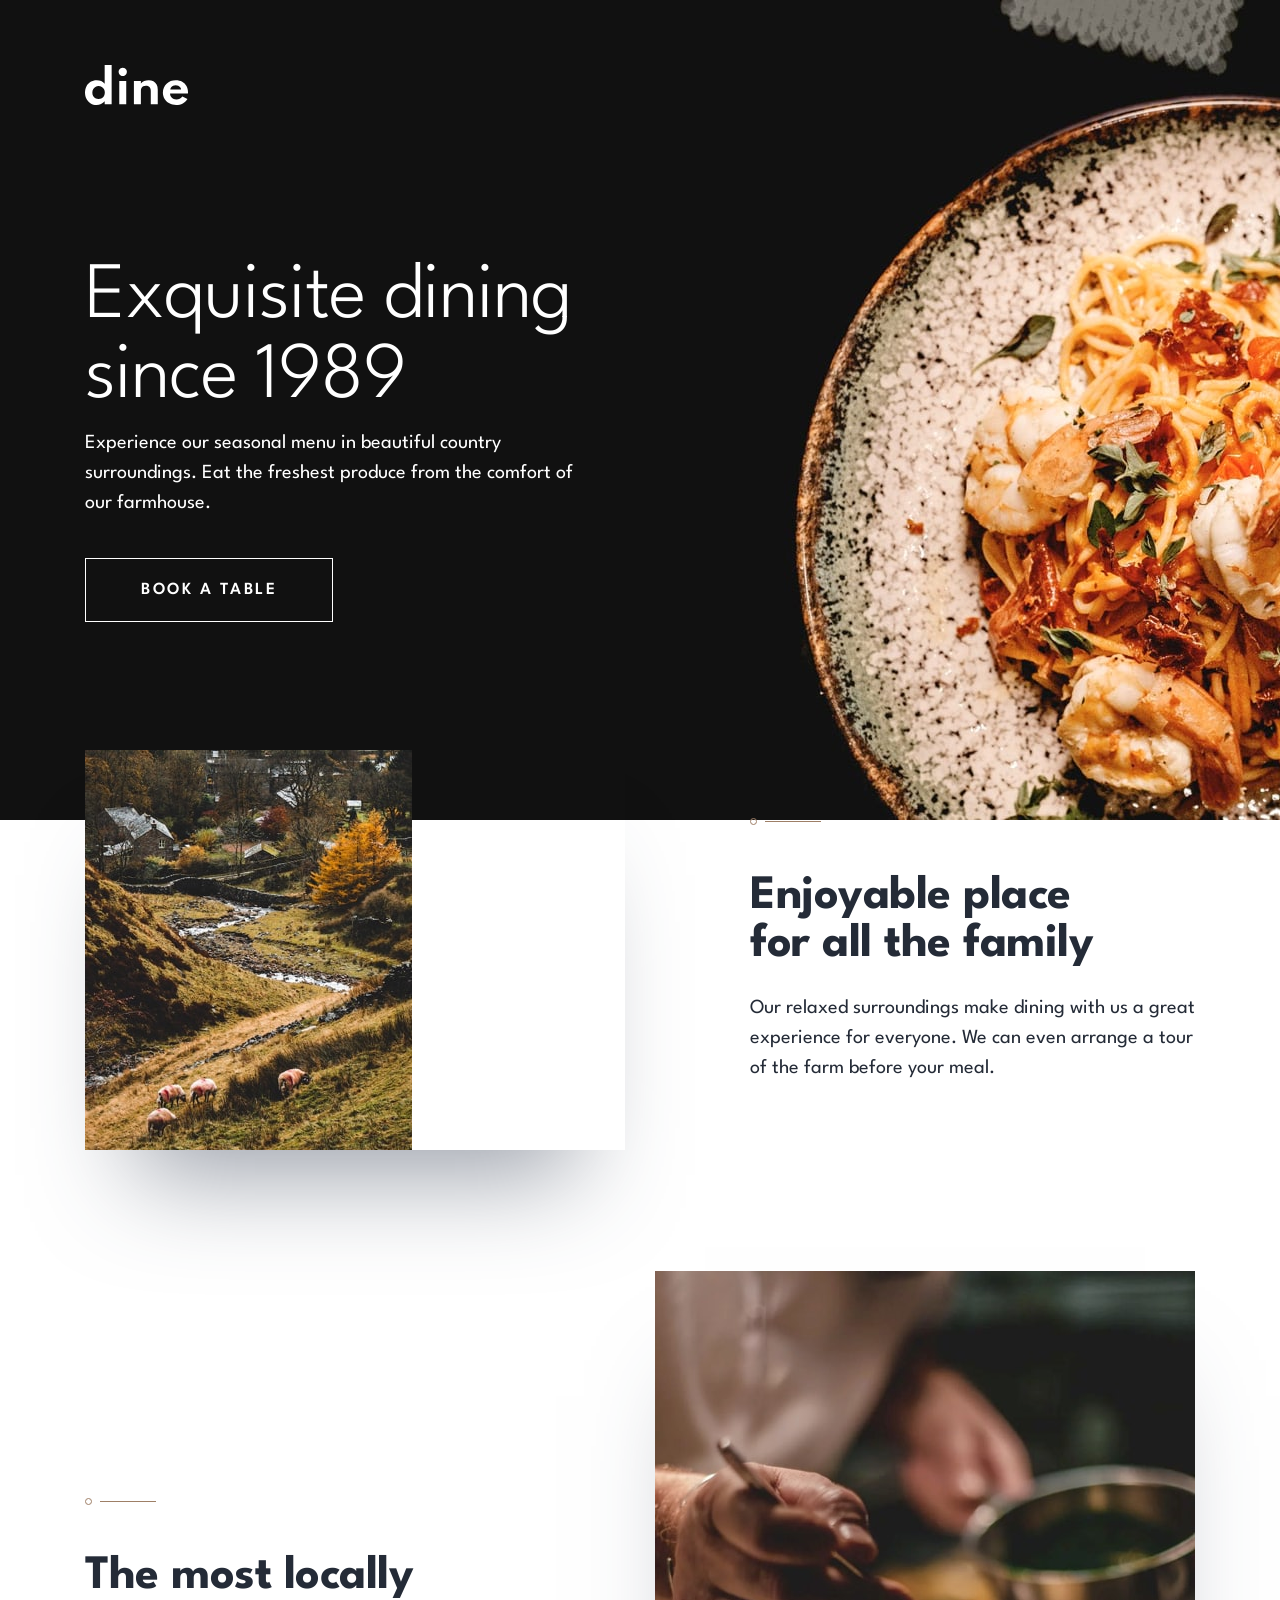
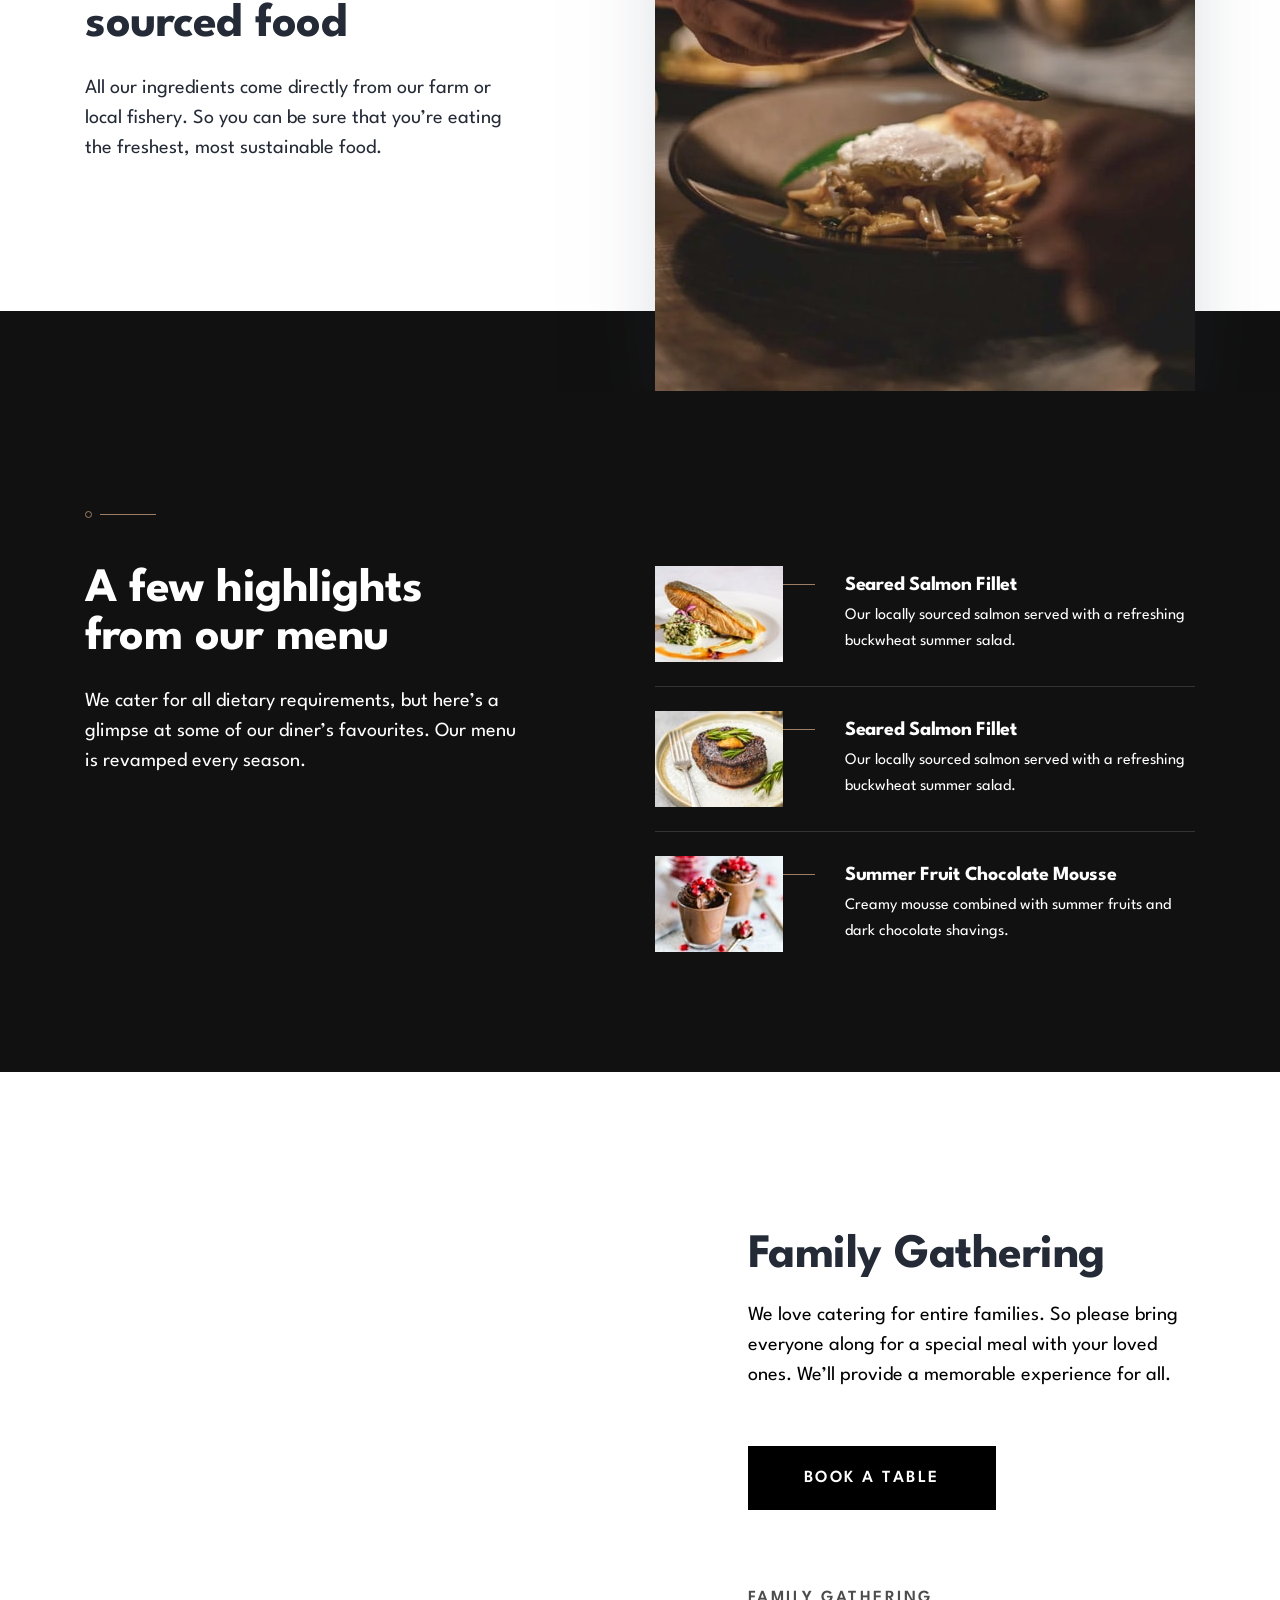
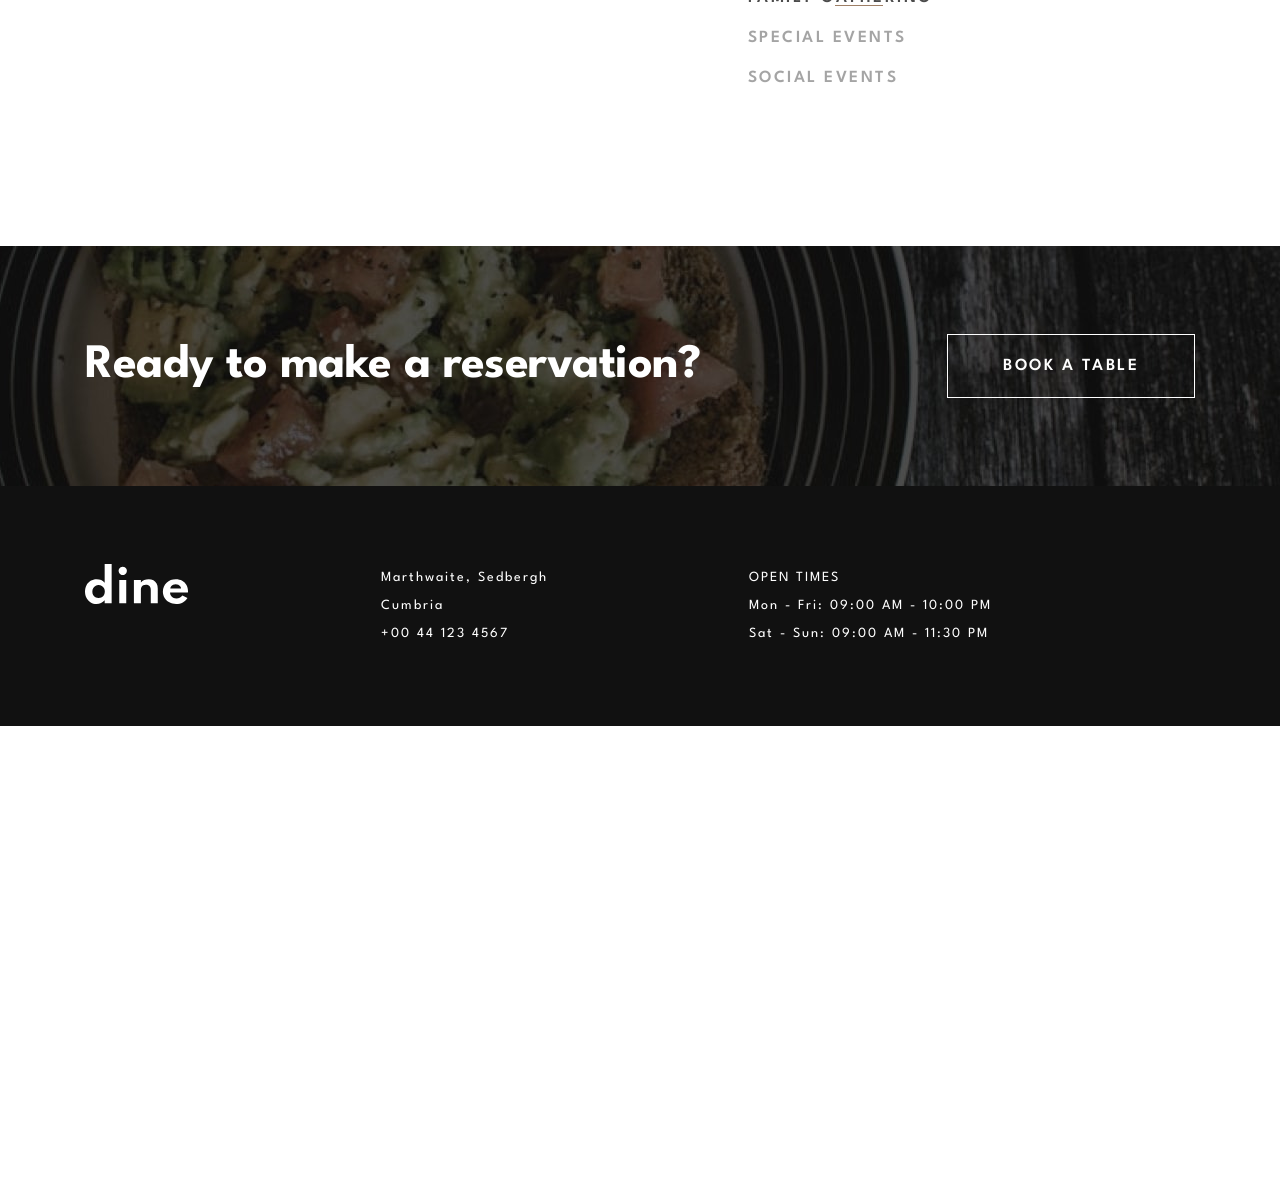
<file: index.html>
<!DOCTYPE html>
<html lang="en">

<head>
    <meta charset="UTF-8">
    <meta name="viewport" content="width=device-width, initial-scale=1.0">
    <title>Exquisite dining since 1989 | Dine</title>

    <meta name="description"
        content="Experience exceptional dining in beautiful country surroundings. Enjoy locally sourced produce and a menu crafted for every occasion at Dine.">

    <link rel="shortcut icon" href="assets/images/favicon-32x32.png" type="image/x-icon">
    <link rel="stylesheet" href="assets/css/styles.css">
</head>

<body class="page-home">
    <main>
        <section id="anchor-hero" class="hero">
            <div class="section-content-wrapper">
                <img src="assets/images/logo.svg" alt="" class="logo">
                <h1 class="hero-heading heading-1">
                    Exquisite dining<br>
                    since 1989
                </h1>
                <p class="hero-paragraph paragraph-regular rte">
                    Experience our seasonal menu in beautiful country surroundings. Eat the freshest produce from
                    the comfort of our farmhouse.
                </p>
                <a href="booking.html" class="btn btn-book-a-table btn-transparent">
                    Book a table
                </a>
            </div>
        </section>
        <section id="anchor-usps" class="usps">
            <div class="section-content-wrapper">
                <h2 class="usps-heading visibility-hidden">
                    Why choose us
                </h2>
                <div class="usp usp-top">
                    <picture class="usp-image image-left">
                        <source media="(min-width: 1024px)" srcset="
                            assets/images/homepage/enjoyable-place-desktop.jpg 1x,
                            assets/images/homepage/enjoyable-place-desktop@2x.jpg 2x
                        ">

                        <source media="(min-width: 768px)" srcset="
                            assets/images/homepage/enjoyable-place-tablet.jpg 1x,
                            assets/images/homepage/enjoyable-place-tablet@2x.jpg 2x
                        ">

                        <img src="assets/images/homepage/enjoyable-place-mobile.jpg" srcset="
                            assets/images/homepage/enjoyable-place-mobile.jpg 1x,
                            assets/images/homepage/enjoyable-place-mobile@2x.jpg 2x
                        " alt="Countryside surrounding the restaurant">
                    </picture>
                    <div class="usp-text text-right">
                        <img src="assets/images/patterns/pattern-divide.svg" alt="" class="usp-divider">
                        <h3 class="usp-heading heading-2 animated-title">
                            Enjoyable place for all the family
                        </h3>
                        <p class="usp-paragraph paragraph-regular rte">
                            Our relaxed surroundings make dining with us a great experience for everyone. We can even
                            arrange a tour of the farm before your meal.
                        </p>
                    </div>
                </div>
                <div class="usp usp-bottom">
                    <picture class="usp-image image-right">
                        <source media="(min-width: 1024px)" srcset="
                            assets/images/homepage/locally-sourced-desktop.jpg 1x,
                            assets/images/homepage/locally-sourced-desktop@2x.jpg 2x
                        ">

                        <source media="(min-width: 768px)" srcset="
                            assets/images/homepage/locally-sourced-tablet.jpg 1x,
                            assets/images/homepage/locally-sourced-tablet@2x.jpg 2x
                        ">

                        <img src="assets/images/homepage/locally-sourced-mobile.jpg" srcset="
                            assets/images/homepage/locally-sourced-mobile.jpg 1x,
                            assets/images/homepage/locally-sourced-mobile@2x.jpg 2x
                        " alt="Chef preparing a dish in the restaurant kitchen">
                    </picture>
                    <div class="usp-text text-left">
                        <img src="assets/images/patterns/pattern-divide.svg" alt="" class="usp-divider">
                        <h3 class="usp-heading heading-2 animated-title">
                            The most locally sourced food
                        </h3>
                        <p class="usp-paragraph paragraph-regular rte">
                            All our ingredients come directly from our farm or local fishery. So you can be sure that
                            you’re eating the freshest, most sustainable food.
                        </p>
                    </div>
                </div>
            </div>
        </section>
        <section id="anchor-highlights" class="menu-highlights">
            <div class="section-content-wrapper">
                <div class="intro">
                    <img src="assets/images/patterns/pattern-divide.svg" alt="" class="highlights-divider">
                    <h2 class="intro-heading heading-2 animated-title">
                        A few highlights from our menu
                    </h2>
                    <p class="intro-paragraph paragraph-regular rte">
                        We cater for all dietary requirements, but here’s a glimpse at some of our diner’s favourites.
                        Our menu is revamped every season.
                    </p>
                </div>
                <ul class="highlights">
                    <li class="highlight">
                        <picture class="highlight-image">
                            <source media="(min-width: 768px)" srcset="
                            assets/images/homepage/salmon-desktop-tablet.jpg 1x,
                            assets/images/homepage/salmon-desktop-tablet@2x.jpg 2x
                        ">
                            <img src="assets/images/homepage/salmon-mobile.jpg" srcset="
                            assets/images/homepage/salmon-mobile.jpg 1x,
                            assets/images/homepage/salmon-mobile@2x.jpg 2x
                        " alt="Seared Salmon Filet">
                        </picture>
                        <div class="highlight-description">
                            <h3 class="highlight-heading heading-3">
                                Seared Salmon Fillet
                            </h3>
                            <p class="highlight-paragraph paragraph-small rte">
                                Our locally sourced salmon served with a refreshing buckwheat summer salad.
                            </p>
                        </div>
                    </li>
                    <li class="highlight">
                        <picture class="highlight-image">
                            <source media="(min-width: 768px)" srcset="
                            assets/images/homepage/beef-desktop-tablet.jpg 1x,
                            assets/images/homepage/beef-desktop-tablet@2x.jpg 2x
                        ">
                            <img src="assets/images/homepage/beef-mobile.jpg" srcset="
                            assets/images/homepage/beef-mobile.jpg 1x,
                            assets/images/homepage/beef-mobile@2x.jpg 2x
                        " alt="Rosemary Filet Mignon">
                        </picture>
                        <div class="highlight-description">
                            <h3 class="highlight-heading heading-3">
                                Seared Salmon Fillet
                            </h3>
                            <p class="highlight-paragraph paragraph-small rte">
                                Our locally sourced salmon served with a refreshing buckwheat summer salad.
                            </p>
                        </div>
                    </li>
                    <li class="highlight">
                        <picture class="highlight-image">
                            <source media="(min-width: 768px)" srcset="
                            assets/images/homepage/chocolate-desktop-tablet.jpg 1x,
                            assets/images/homepage/chocolate-desktop-tablet@2x.jpg 2x
                        ">
                            <img src="assets/images/homepage/chocolate-mobile.jpg" srcset="
                            assets/images/homepage/chocolate-mobile.jpg 1x,
                            assets/images/homepage/chocolate-mobile@2x.jpg 2x
                        " alt="Summer Fruit Chocolate Mousse">
                        </picture>
                        <div class="highlight-description">
                            <h3 class="highlight-heading heading-3">
                                Summer Fruit Chocolate Mousse
                            </h3>
                            <p class="highlight-paragraph paragraph-small rte">
                                Creamy mousse combined with summer fruits and dark chocolate shavings.
                            </p>
                        </div>
                    </li>
                </ul>
            </div>
        </section>
        <section id="anchor-events" class="events">
            <div class="section-content-wrapper">
                <h2 class="events-heading visibility-hidden">
                    Events
                </h2>
                <div class="events-images-container">
                    <picture class="events-image active" data-event="family">
                        <source media="(min-width: 1024px)" srcset="
                            assets/images/homepage/family-gathering-desktop.jpg 1x,
                            assets/images/homepage/family-gathering-desktop@2x.jpg 2x
                        ">

                        <source media="(min-width: 768px)" srcset="
                            assets/images/homepage/family-gathering-tablet.jpg 1x,
                            assets/images/homepage/family-gathering-tablet@2x.jpg 2x
                        ">

                        <img src="assets/images/homepage/family-gathering-mobile.jpg" srcset="
                            assets/images/homepage/family-gathering-mobile.jpg 1x,
                            assets/images/homepage/family-gathering-mobile@2x.jpg 2x
                        " alt="Family gathering at Dine">
                    </picture>
                    <picture class="events-image" data-event="special">
                        <source media="(min-width: 1024px)" srcset="
                            assets/images/homepage/special-events-desktop.jpg 1x,
                            assets/images/homepage/special-events-desktop@2x.jpg 2x
                        ">

                        <source media="(min-width: 768px)" srcset="
                            assets/images/homepage/special-events-tablet.jpg 1x,
                            assets/images/homepage/special-events-tablet@2x.jpg 2x
                        ">

                        <img src="assets/images/homepage/special-events-mobile.jpg" srcset="
                            assets/images/homepage/special-events-mobile.jpg 1x,
                            assets/images/homepage/special-events-mobile@2x.jpg 2x
                        " alt="Special event at Dine">
                    </picture>
                    <picture class="events-image" data-event="social">
                        <source media="(min-width: 1024px)" srcset="
                            assets/images/homepage/social-events-desktop.jpg 1x,
                            assets/images/homepage/social-events-desktop@2x.jpg 2x
                        ">

                        <source media="(min-width: 768px)" srcset="
                            assets/images/homepage/social-events-tablet.jpg 1x,
                            assets/images/homepage/social-events-tablet@2x.jpg 2x
                        ">

                        <img src="assets/images/homepage/social-events-mobile.jpg" srcset="
                            assets/images/homepage/social-events-mobile.jpg 1x,
                            assets/images/homepage/social-events-mobile@2x.jpg 2x
                        " alt="Social event at Dine">
                    </picture>
                </div>
                <div class="events-wrapper">
                    <div class="events-descriptions-container">
                        <div class="event-panel active" data-event="family">
                            <h3 class="event-panel-heading heading-2 animated-title">
                                Family Gathering
                            </h3>
                            <p class="event-panel-paragraph paragraph-regular rte">
                                We love catering for entire families. So please bring everyone along for a special
                                meal
                                with your loved ones. We’ll provide a memorable experience for all.
                            </p>
                        </div>
                        <div class="event-panel" data-event="special">
                            <h3 class="event-panel-heading heading-2 animated-title">
                                Special Events
                            </h3>
                            <p class="event-panel-paragraph paragraph-regular rte">
                                Whether it’s a romantic dinner or special date you’re celebrating with others we’ll
                                look
                                after you. We’ll be sure to mark your special date with an unforgettable meal.
                            </p>
                        </div>
                        <div class="event-panel" data-event="social">
                            <h3 class="event-panel-heading heading-2 animated-title">
                                Social Events
                            </h3>
                            <p class="event-panel-paragraph paragraph-regular rte">
                                Are you looking to have a larger social event? No problem! We’re more than happy to
                                cater for big parties. We’ll work with you to make your event a hit with everyone.
                            </p>
                        </div>
                        <a href="booking.html" class="btn btn-book-a-table btn-solid">
                            Book a table
                        </a>
                    </div>
                    <ul class="events-list">
                        <li>
                            <button class="btn btn-event active" data-event="family">
                                Family gathering
                            </button>
                        </li>
                        <li>
                            <button class="btn btn-event" data-event="special">
                                Special events
                            </button>
                        </li>
                        <li>
                            <button class="btn btn-event" data-event="social">
                                Social events
                            </button>
                        </li>
                    </ul>
                </div>
            </div>
        </section>
        <section id="anchor-bookings" class="bookings-link">
            <div class="section-content-wrapper">
                <h2 class="bookings-link-heading heading-2 animated-title">
                    Ready to make a reservation?
                </h2>
                <a href="booking.html" class="btn btn-book-a-table btn-transparent">
                    Book a table
                </a>
            </div>
        </section>
    </main>
    <footer class="page-footer">
        <div class="section-content-wrapper">
            <img src="assets/images/logo.svg" alt="" class="logo">
            <div class="footer-info-wrapper paragraph-xsmall">
                <address class="contact">
                    <p>
                        Marthwaite, Sedbergh<br>
                        Cumbria<br>
                        <a href="tel:+00441234567" class="phone">+00 44 123 4567</a>
                    </p>
                </address>
                <div class="opening-hours">
                    <p>
                        Open Times<br>
                        Mon - Fri: 09:00 AM - 10:00 PM<br>
                        Sat - Sun: 09:00 AM - 11:30 PM
                    </p>
                </div>
            </div>
        </div>
    </footer>

    <script src="assets/js/main.js"></script>
</body>

</html>
</file>
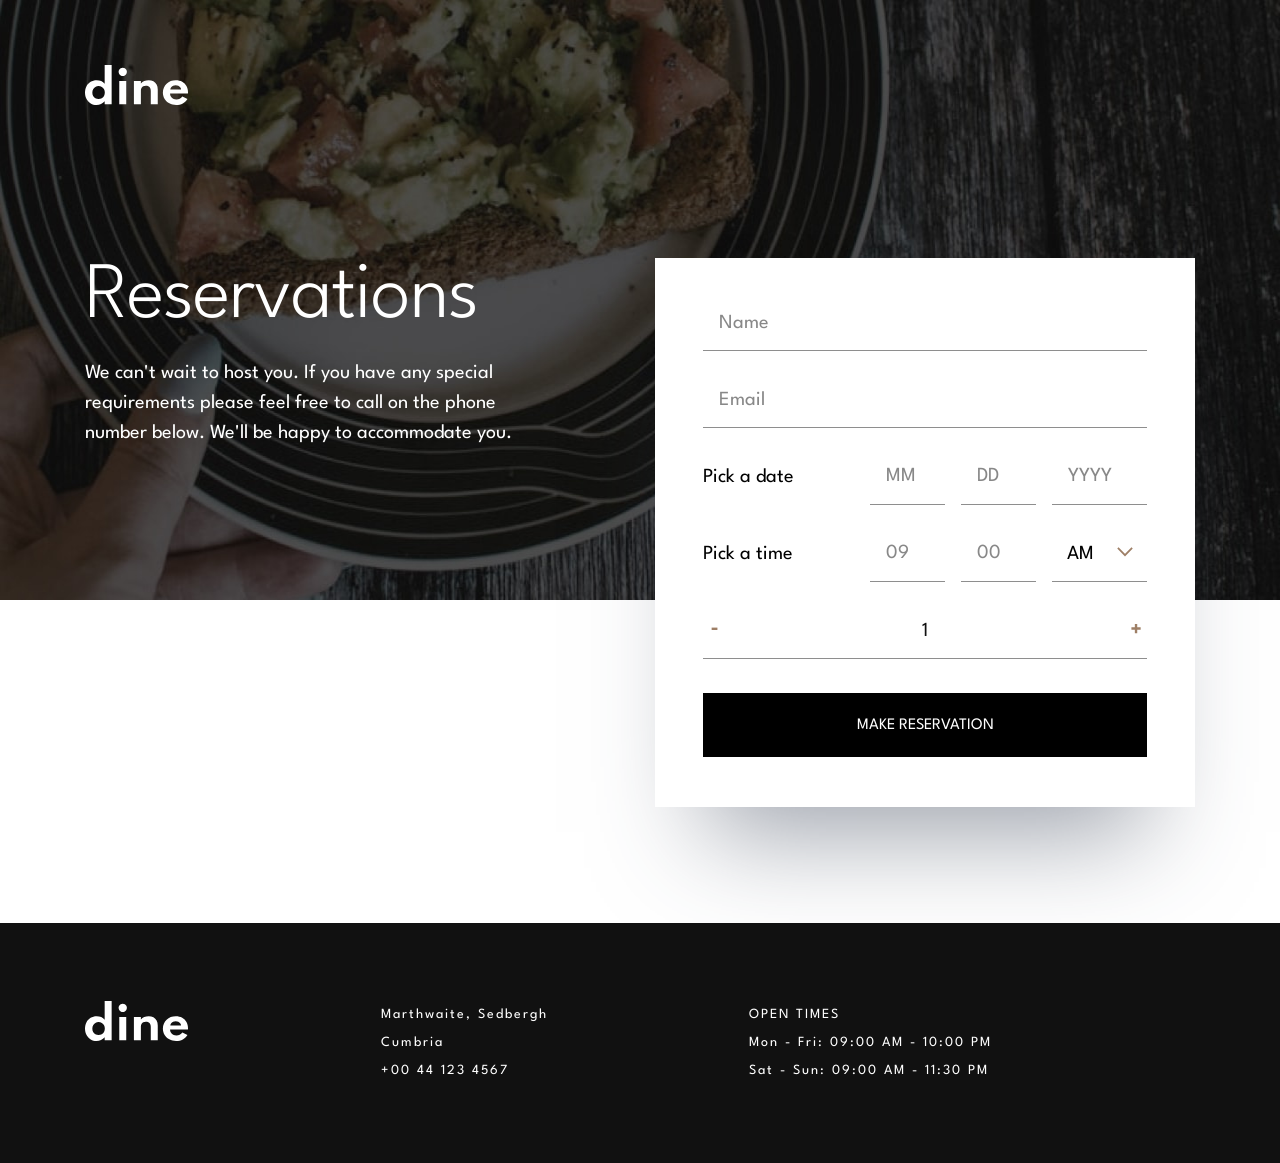
<file: booking.html>
<!DOCTYPE html>
<html lang="en">

<head>
    <meta charset="UTF-8">
    <meta name="viewport" content="width=device-width, initial-scale=1.0">
    <title>Exquisite dining since 1989 | Dine</title>

    <meta name="description"
        content="Experience exceptional dining in beautiful country surroundings. Enjoy locally sourced produce and a menu crafted for every occasion at Dine.">

    <link rel="shortcut icon" href="assets/images/favicon-32x32.png" type="image/x-icon">
    <link rel="stylesheet" href="assets/css/styles.css">
</head>

<body class="page-booking">
    <main>
        <section id="anchor-id" class="bookings">
            <div class="section-content-wrapper">
                <img src="assets/images/logo.svg" alt="" class="logo">
                <div class="bookings-content-wrapper">
                    <div class="text-wrapper">
                        <h1 class="bookings-heading heading-1">
                            Reservations
                        </h1>
                        <p class="bookings-paragraph paragraph-regular">
                            We can't wait to host you. If you have any special requirements please feel free to call on
                            the
                            phone number below. We'll be happy to accommodate you.
                        </p>
                    </div>
                    <form action="" class="bookings-form" novalidate>
                        <div class="form-field">
                            <label for="name" class="visibility-hidden">Name</label>
                            <input type="text" name="name" id="name" placeholder="Name" autocomplete="name" required>
                            <p class="error-message">This field is required</p>
                        </div>
                        <div class="form-field">
                            <label for="email" class="visibility-hidden">Email</label>
                            <input type="email" name="email" id="email" placeholder="Email" autocomplete="email"
                                required>
                            <p class="error-message">This field is required</p>
                        </div>
                        <fieldset class="booking-date">
                            <legend>Pick a date</legend>
                            <p class="error-message">This field is incomplete</p>
                            <div class="form-field-wrapper">
                                <div class="form-field">
                                    <label for="month" class="visibility-hidden">Month</label>
                                    <input type="text" name="month" id="month" inputmode="numeric" maxlength="2"
                                        pattern="0[1-9]|1[0-2]" placeholder="MM" title="Use a month between 01 and 12"
                                        required>
                                </div>
                                <div class="form-field">
                                    <label for="day" class="visibility-hidden">Day</label>
                                    <input type="text" name="day" id="day" inputmode="numeric" maxlength="2"
                                        pattern="0[1-9]|[12][0-9]|3[01]" placeholder="DD"
                                        title="Use a day between 01 and 31" required>
                                </div>
                                <div class="form-field">
                                    <label for="year" class="visibility-hidden">Year</label>
                                    <input type="text" name="year" id="year" inputmode="numeric" maxlength="4"
                                        pattern="202[6-9]|20[3-9][0-9]|2[1-9][0-9]{2}|[3-9][0-9]{3}" placeholder="YYYY"
                                        title="Use 2026 or a later year" required>
                                </div>
                            </div>
                        </fieldset>
                        <fieldset class="booking-time">
                            <legend>Pick a time</legend>
                            <p class="error-message">This field is incomplete</p>
                            <div class="form-field-wrapper">
                                <div class="form-field">
                                    <label for="hours" class="visibility-hidden">Hours</label>
                                    <input type="text" id="hours" name="hours" inputmode="numeric" maxlength="2"
                                        pattern="0[1-9]|1[0-2]" placeholder="09" title="Use an hour between 01 and 12"
                                        required>
                                </div>
                                <div class="form-field">
                                    <label for="minutes" class="visibility-hidden">Minutes</label>
                                    <input type="text" id="minutes" name="minutes" inputmode="numeric" maxlength="2"
                                        pattern="[0-5][0-9]" placeholder="00" title="Use minutes between 00 and 59"
                                        required>
                                </div>
                                <div class="form-field custom-select">
                                    <label for="period" class="visibility-hidden">AM or PM</label>
                                    <input type="hidden" name="period" id="period" value="AM" required>

                                    <button type="button" class="custom-select-trigger" data-expanded="false">
                                        <span class="custom-select-value">AM</span>
                                    </button>

                                    <ul class="custom-select-options" id="period-options" hidden>
                                        <li>
                                            <button class="custom-select-option is-selected" type="button"
                                                data-value="AM">
                                                <span class="custom-select-check">
                                                    <img src="assets/images/icons/icon-check.svg" alt="" class="checkmark">
                                                </span>
                                                AM
                                            </button>
                                        </li>
                                        <li>
                                            <button class="custom-select-option" type="button" data-value="PM">
                                                <span class="custom-select-check">
                                                    <img src="assets/images/icons/icon-check.svg" alt="" class="checkmark">
                                                </span>
                                                PM
                                            </button>
                                        </li>
                                    </ul>
                                </div>
                            </div>
                        </fieldset>
                        <div class="form-field amount-of-guests">
                            <label for="amount" class="visibility-hidden">Amount of guests</label>
                            <button type="button" class="amount decrease"></button>
                                <input type="number" name="amount" id="amount" value="1" min="1" required>
                            <button type="button" class="amount increase"></button>
                        </div>
                        <button type="submit" class="btn btn-submit btn-solid">
                            Make reservation
                        </button>
                    </form>
                </div>
            </div>
        </section>
    </main>
    <footer class="page-footer">
        <div class="section-content-wrapper">
            <img src="assets/images/logo.svg" alt="" class="logo">
            <div class="footer-info-wrapper paragraph-xsmall">
                <address class="contact">
                    <p>
                        Marthwaite, Sedbergh<br>
                        Cumbria<br>
                        <a href="tel:+00441234567" class="phone">+00 44 123 4567</a>
                    </p>
                </address>
                <div class="opening-hours">
                    <p>
                        Open Times<br>
                        Mon - Fri: 09:00 AM - 10:00 PM<br>
                        Sat - Sun: 09:00 AM - 11:30 PM
                    </p>
                </div>
            </div>
        </div>
    </footer>

    <script src="assets/js/main.js"></script>
</body>

</html>
</file>
<file: assets/css/styles.css>
@font-face {
    font-family: "League Spartan";
    src: url("../fonts/LeagueSpartan-VariableFont_wght.ttf") format("truetype");
    font-weight: 100 900;
    font-style: normal;
    font-display: swap;
}

/* CSS Reset */

*,
*::before,
*::after {
    box-sizing: border-box;
}

* {
    margin: 0;
    padding: 0;
    font: inherit;
}

html {
    font-size: 16px;
    scroll-behavior: smooth;
}

@media (prefers-reduced-motion: reduce) {
    html {
        scroll-behavior: auto;
    }
}

body {
    position: relative;
    min-height: 100vh;
}

img,
picture,
svg,
video {
    display: block;
    max-width: 100%;
}

button {
    @media(hover: hover) {
        &:hover {
            cursor: pointer;
        }
    }
}

/* Colors */

:root {
    --colors-neutral-950: #000;
    --colors-neutral-900: #111;
    --colors-neutral-700: #444;
    --colors-neutral-600: #4C4C4C;
    --colors-neutral-400: #8E8E8E;
    --colors-neutral-100: #EDEDED;
    --colors-neutral-0: #FFF;

    --colors-slate-800: #242B37;
    --colors-slate-500: #5C6779;

    --colors-red-500: #B54949;
    --colors-stone-500: #9E7F66;
}

/* Utilities */

.visibility-hidden {
    position: absolute;
    width: 1px;
    height: 1px;
    padding: 0;
    margin: -1px;
    overflow: hidden;
    clip: rect(0, 0, 0, 0);
    white-space: nowrap;
    border: 0;
}

.animated-title {
    opacity: 0;
    transition: opacity 1s ease-in-out;

    &.is-visible {
        opacity: 1;
    }
}

/* Typography */

body {
    font-family: "League Spartan", sans-serif;
}

.heading-1 {
    font-size: 2rem;
    font-style: normal;
    font-weight: 300;
    line-height: 125%;
    letter-spacing: -0.025rem;

    @media screen and (min-width: 768px) {
        font-size: 3rem;
        line-height: 133%;
        letter-spacing: -0.0375rem;

        @media screen and (min-width: 1024px) {
            font-size: 5rem;
            font-weight: 300;
            line-height: 100%;
            letter-spacing: -0.0625rem;
        }
    }
}

.heading-2 {
    font-feature-settings: 'liga' off, 'clig' off;
    font-size: 2rem;
    font-style: normal;
    font-weight: 700;
    line-height: 125%;
    letter-spacing: -0.025rem;
    text-wrap: balance;

    @media screen and (min-width: 768px) {
        font-size: 3rem;
        line-height: 100%;
        letter-spacing: -0.03125rem;
    }
}

.heading-3 {
    font-feature-settings: 'liga' off, 'clig' off;
    font-size: 1.25rem;
    font-style: normal;
    font-weight: 700;
    line-height: 120%;
    letter-spacing: -0.01563rem;
    text-wrap: balance;
}

.paragraph-regular {
    font-size: 1rem;
    font-style: normal;
    font-weight: 400;
    line-height: 162.5%;

    @media screen and (min-width: 768px) {
        font-size: 1.25rem;
        line-height: 150%;
    }
}

.paragraph-small {
    font-size: 1rem;
    font-style: normal;
    font-weight: 400;
    line-height: 162.5%;
}

.paragraph-xsmall {
    font-feature-settings: 'liga' off, 'clig' off;
    font-size: 0.875rem;
    font-style: normal;
    font-weight: 400;
    line-height: 200%;
    letter-spacing: 0.125rem;
}

.btn-book-a-table {
    font-size: 1.0625rem;
    font-style: normal;
    font-weight: 600;
    line-height: 95%;
    letter-spacing: 0.15625rem;
}

.btn-event {
    font-feature-settings: 'liga' off, 'clig' off;
    font-size: 1.0625rem;
    font-style: normal;
    font-weight: 600;
    line-height: 95%;
    letter-spacing: 0.15625rem;
    text-transform: uppercase;
}

legend,
input,
.custom-select-trigger,
.custom-select-option {
    font-feature-settings: 'liga' off, 'clig' off;
    font-size: 1.25rem;
    font-style: normal;
    font-weight: 400;
    line-height: 150%;
}

.error-message {
    font-feature-settings: 'liga' off, 'clig' off;
    font-size: 0.625rem;
    font-style: normal;
    font-weight: 500;
    line-height: 100%;
    letter-spacing: -0.0125rem;
}

/* Page styles */

.page-home {}

.page-booking {}

/* Main styles */

main {
    width: 100%;
}

/* Footer styles */

.page-footer {
    width: 100%;
    min-height: 440px;
    display: flex;
    justify-content: center;
    align-items: center;
    overflow: hidden;
    background-color: var(--colors-neutral-900);
    color: var(--colors-neutral-0);

    @media screen and (min-width: 768px) {
        min-height: 328px;

        @media screen and (min-width: 1024px) {
            min-height: 240px;
        }
    }

    .section-content-wrapper {
        width: 87.2%;
        display: flex;
        flex-direction: column;
        align-items: center;
        gap: 40px;

        @media screen and (min-width: 768px) {
            width: 89.71%;
            flex-direction: row;
            justify-content: space-between;
            align-items: flex-start;

            @media screen and (min-width: 1024px) {
                width: calc(100% - 40px);
                max-width: 1110px;
            }
        }

        .footer-info-wrapper {
            display: flex;
            flex-direction: column;
            align-items: center;
            gap: 32px;
            text-align: center;

            @media screen and (min-width: 768px) {
                width: 66.18%;
                align-items: flex-start;
                text-align: left;

                @media screen and (min-width: 1024px) {
                    width: 73.33%;
                    flex-direction: row;
                    gap: unset;
                    justify-content: space-between;
                }
            }

            .contact {
                @media screen and (min-width: 1024px) {
                    width: 29.98%;
                }

                .phone {

                    &:link,
                    &:visited,
                    &:hover,
                    &:active {
                        color: var(--colors-neutral-0);
                        text-decoration: none;
                    }
                }
            }

            .opening-hours {
                @media screen and (min-width: 1024px) {
                    width: 54.79%;
                }

                p {
                    &::first-line {
                        text-transform: uppercase;
                    }
                }
            }
        }
    }
}

/* Section styles */

/* -- All sections styles */

section {
    width: 100%;
    display: flex;
    justify-content: center;
    overflow: hidden;

    .section-content-wrapper {
        width: 87.2%;

        @media screen and (min-width: 768px) {
            width: 74.74%;

            @media screen and (min-width: 1024px) {
                width: calc(100% - 40px);
                max-width: 1110px;
            }
        }
    }
}

/* -- Single sections styles */

.hero {
    min-height: 748px;

    background-image: image-set(url("../images/homepage/hero-bg-mobile.jpg") 1x,
            url("../images/homepage/hero-bg-mobile@2x.jpg") 2x);

    background-size: cover;
    background-position: center;
    background-repeat: no-repeat;

    @media screen and (min-width: 768px) {
        min-height: 992px;

        background-image: image-set(url("../images/homepage/hero-bg-tablet.jpg") 1x,
                url("../images/homepage/hero-bg-tablet@2x.jpg") 2x);

        @media screen and (min-width: 1024px) {
            min-height: 820px;

            background-image: image-set(url("../images/homepage/hero-bg-desktop.jpg") 1x,
                    url("../images/homepage/hero-bg-desktop@2x.jpg") 2x);
        }
    }

    .section-content-wrapper {
        display: flex;
        flex-direction: column;
        align-items: center;
        padding-top: 232px;
        color: var(--colors-neutral-0);
        text-align: center;

        @media screen and (min-width: 768px) {
            width: 89.71%;
            padding-top: 374px;

            @media screen and (min-width: 1024px) {
                align-items: flex-start;
                padding-top: 65px;
                text-align: left;

                &>* {
                    max-width: 508px;
                }
            }
        }

        .hero-heading {
            margin-top: 40px;

            @media screen and (min-width: 1024px) {
                margin-top: 153px;
            }
        }

        .hero-paragraph {
            margin-top: 20px;

            @media screen and (min-width: 1024px) {
                margin-top: 10px;
            }
        }

        .btn-book-a-table {
            margin-top: 48px;

            @media screen and (min-width: 768px) {
                margin-top: 56px;

                @media screen and (min-width: 1024px) {
                    margin-top: 40px;
                }
            }
        }
    }
}

.usps {
    position: relative;
    margin-top: -72px;
    padding-bottom: 106px;

    @media screen and (min-width: 768px) {
        margin-top: -96px;
        padding-bottom: 120px;

        @media screen and (min-width: 1024px) {
            margin-top: -70px;
            margin-bottom: -80px;
            padding-bottom: 0;
        }
    }

    &::before {
        @media screen and (min-width: 768px) {
            content: "";
            position: absolute;
            top: 196px;
            right: 50.78%;
            width: 895px;
            height: 320px;
            background-image: url("../images/patterns/pattern-curve-top-right.svg");
            background-repeat: no-repeat;

            @media screen and (min-width: 1024px) {
                top: 320px;
                right: unset;
                left: 0;
            }
        }
    }

    &::after {
        @media screen and (min-width: 768px) {
            content: "";
            position: absolute;
            bottom: 0;
            left: 50%;
            width: 895px;
            height: 320px;
            background-image: url("../images/patterns/pattern-curve-top-left.svg");
            background-repeat: no-repeat;

            @media screen and (min-width: 1024px) {
                bottom: 80px;
                left: unset;
                right: 0;
            }
        }
    }

    .section-content-wrapper {
        display: flex;
        flex-direction: column;
        align-items: center;
        gap: 106px;
        text-align: center;
        color: var(--colors-slate-800);

        @media screen and (min-width: 768px) {
            gap: 120px;

            @media screen and (min-width: 1024px) {
                gap: 121px;
                text-align: left;
            }
        }

        .usp {
            display: flex;
            flex-direction: column;
            align-items: center;

            @media screen and (min-width: 1024px) {
                flex-direction: row;
                justify-content: space-between;
            }

            &.usp-bottom {
                @media screen and (min-width: 1024px) {
                    flex-direction: row-reverse;
                }
            }

            .usp-image {
                margin-bottom: 48px;
                box-shadow: 0 75px 100px -50px rgba(56, 66, 85, 0.50);

                @media screen and (min-width: 768px) {
                    margin-bottom: 56px;

                    @media screen and (min-width: 1024px) {
                        width: 48.64%;
                        margin-bottom: 0;
                    }
                }

                &.image-right {
                    position: relative;

                    &::after {
                        @media screen and (min-width: 768px) {
                            content: "";
                            position: absolute;
                            bottom: 56px;
                            right: -58px;
                            width: 160px;
                            height: 76px;
                            background-image: url("../images/patterns/pattern-lines.svg");
                            background-repeat: no-repeat;

                            @media screen and (min-width: 1024px) {
                                bottom: 362px;
                                right: -114px;
                            }
                        }
                    }
                }
            }

            .usp-text {
                display: flex;
                flex-direction: column;
                align-items: center;

                @media screen and (min-width: 768px) {
                    width: 79.76%;

                    @media screen and (min-width: 1024px) {
                        width: 40.09%;
                        align-items: flex-start;
                    }
                }

                .usp-divider {
                    margin-bottom: 32px;

                    @media screen and (min-width: 768px) {
                        margin-bottom: 40px;

                        @media screen and (min-width: 1024px) {
                            margin-bottom: 48px;
                        }
                    }
                }

                .usp-heading {
                    margin-bottom: 12px;

                    @media screen and (min-width: 768px) {
                        margin-bottom: 24px;
                    }
                }
            }
        }
    }
}

.menu-highlights {
    background-color: var(--colors-neutral-900);

    .section-content-wrapper {
        display: flex;
        flex-direction: column;
        align-items: center;
        padding: 90px 0 47px 0;
        text-align: center;
        color: var(--colors-neutral-0);

        @media screen and (min-width: 768px) {
            padding: 97px 0 73px 0;

            @media screen and (min-width: 1024px) {
                flex-direction: row;
                justify-content: space-between;
                align-items: flex-start;
                padding: 200px 0 120px 0;
                text-align: left;
            }
        }

        .intro {
            display: flex;
            flex-direction: column;
            align-items: center;
            margin-bottom: 56px;

            @media screen and (min-width: 768px) {
                width: 77.53%;
                margin-bottom: unset;

                @media screen and (min-width: 1024px) {
                    width: 40.09%;
                    align-items: flex-start;
                }
            }

            .highlights-divider {
                margin-bottom: 40px;

                @media screen and (min-width: 768px) {
                    margin-bottom: 43px;

                    @media screen and (min-width: 1024px) {
                        margin-bottom: 48px;
                    }
                }
            }

            .intro-heading {
                margin-bottom: 12px;

                @media screen and (min-width: 768px) {
                    margin-bottom: 30px;

                    @media screen and (min-width: 1024px) {
                        margin-bottom: 24px;
                    }
                }
            }
        }

        .highlights {
            display: flex;
            flex-direction: column;
            align-items: center;
            gap: 24px;
            padding: 24px 0 20px 0;
            list-style-type: none;

            @media screen and (min-width: 768px) {
                gap: unset;
                padding: 24px 0 0 0;

                @media screen and (min-width: 1024px) {
                    width: 48.65%;
                    padding: 55px 0 0 0;
                }
            }

            .highlight {
                display: flex;
                flex-direction: column;
                align-items: center;
                padding: 0 0 20px 0;
                border-bottom: 1px solid rgb(from var(--colors-neutral-0) r g b / 0.1494);

                @media screen and (min-width: 768px) {
                    flex-direction: row;
                    align-items: flex-start;
                    gap: 62px;
                    padding: 24px 0;

                    @media screen and (min-width: 1024px) {
                        &:first-child {
                            padding: 0 0 24px 0;
                        }

                        &:last-child {
                            padding: 24px 0 0 0;
                        }
                    }
                }

                &:last-child {
                    border-bottom: unset;
                }

                .highlight-image {
                    margin-bottom: 40px;

                    @media screen and (min-width: 768px) {
                        position: relative;
                        width: 128px;
                        height: 96px;
                        flex: 0 0 128px;
                        margin-bottom: unset;

                        &::after {
                            content: "";
                            position: absolute;
                            top: 18px;
                            right: -32px;
                            width: 32px;
                            height: 1px;
                            background-color: var(--colors-stone-500);
                        }

                        img {
                            width: 100%;
                            height: 100%;
                            object-fit: cover;
                        }
                    }
                }

                .highlight-description {
                    @media screen and (min-width: 768px) {
                        padding: 7px 0;
                        text-align: left;
                    }

                    .highlight-heading {
                        margin-bottom: 8px;

                        @media screen and (min-width: 768px) {
                            margin-bottom: 6px;
                        }
                    }
                }
            }
        }
    }
}

.events {
    position: relative;

    &::before {
        @media screen and (min-width: 768px) {
            content: "";
            position: absolute;
            top: 0;
            right: 50.78%;
            width: 895px;
            height: 320px;
            background-image: url("../images/patterns/pattern-curve-top-right.svg");
            background-repeat: no-repeat;

            @media screen and (min-width: 1024px) {
                right: 62.15%;
            }
        }
    }

    .section-content-wrapper {
        padding: 80px 0 95px 0;

        @media screen and (min-width: 768px) {
            padding: 120px 0 121px 0;

            @media screen and (min-width: 1024px) {
                padding: 160px 0;
                display: flex;
                justify-content: center;
                gap: 120px;
            }
        }

        .events-images-container {
            position: relative;
            display: grid;
            justify-content: center;

            @media screen and (min-width: 1024px) {
                width: 48.65%;
            }

            &::before {
                @media screen and (min-width: 768px) {
                    content: "";
                    position: absolute;
                    top: -38px;
                    left: -58px;
                    z-index: 10;
                    width: 160px;
                    height: 76px;
                    background-image: url("../images/patterns/pattern-lines.svg");
                    background-repeat: no-repeat;

                    @media screen and (min-width: 1024px) {
                        left: -40px;
                    }
                }
            }

            .events-image {
                width: fit-content;
                grid-area: 1/1;
                opacity: 0;
                transition: opacity .8s ease-in-out;
                box-shadow: 0 75px 100px -50px rgba(56, 66, 85, 0.50);

                &.active {
                    opacity: 1;
                }
            }
        }

        .events-wrapper {
            display: flex;
            flex-direction: column-reverse;

            @media screen and (min-width: 1024px) {
                width: 40.09%;
                flex-direction: column;
                justify-content: center;
            }

            .events-descriptions-container {
                display: grid;

                @media screen and (min-width: 768px) {
                    justify-items: center;

                    @media screen and (min-width: 1024px) {
                        justify-items: unset;
                    }
                }

                .event-panel {
                    grid-area: 1/1;
                    opacity: 0;
                    transition: opacity .8s ease-in-out;
                    position: relative;
                    z-index: 0;

                    @media screen and (min-width: 768px) {
                        width: 79.62%;

                        @media screen and (min-width: 1024px) {
                            width: unset;
                        }
                    }

                    &.active {
                        opacity: 1;
                        z-index: 1;
                    }

                    .event-panel-heading {
                        margin-bottom: 10px;
                        color: var(--colors-slate-800);
                        text-align: center;

                        @media screen and (min-width: 768px) {
                            margin-bottom: 20px;

                            @media screen and (min-width: 1024px) {
                                text-align: left;
                            }
                        }
                    }

                    .event-panel-paragraph {
                        margin-bottom: 30px;
                        text-align: center;

                        @media screen and (min-width: 768px) {
                            margin-bottom: 56px;

                            @media screen and (min-width: 1024px) {
                                margin-bottom: 26px;
                                text-align: left;
                            }
                        }
                    }
                }

                .btn-book-a-table {
                    margin: 0 auto;

                    @media screen and (min-width: 1024px) {
                        margin: 0;
                    }
                }
            }

            .events-list {
                padding: 37px 0 28px 0;
                list-style-type: none;

                @media screen and (min-width: 768px) {
                    margin: 0 -58px;
                    padding: 57px 0 48px 0;
                    display: flex;
                    justify-content: center;
                    gap: 10px;

                    @media screen and (min-width: 1024px) {
                        margin: unset;
                        padding: 80px 0 0 0;
                        display: flex;
                        flex-direction: column;
                        justify-content: unset;
                        gap: 24px;
                    }
                }

                li {
                    min-height: 40px;
                    display: flex;
                    align-items: center;

                    @media screen and (min-width: 768px) {
                        width: 223px;
                        min-height: 37px;
                        align-items: flex-start;

                        @media screen and (min-width: 1024px) {
                            min-height: 16px;
                        }
                    }

                    .btn-event {
                        position: relative;
                        width: 100%;
                        border: none;
                        background-color: transparent;
                        color: var(--colors-neutral-600);
                        opacity: .5;
                        padding-bottom: 0;
                        transition: padding-bottom .3s ease-in-out, opacity .3s ease-in-out;

                        @media screen and (min-width: 768px) {
                            height: 100%;
                            display: flex;
                            justify-content: center;

                            @media screen and (min-width: 1024px) {
                                justify-content: flex-start;
                            }
                        }

                        &:after {
                            content: "";
                            position: absolute;
                            bottom: 0;
                            left: 50%;
                            transform: translateX(-50%);
                            width: 0;
                            height: 1px;
                            background-color: var(--colors-stone-500);
                            transition: width .3s ease-in-out;

                            @media screen and (min-width: 1024px) {
                                bottom: unset;
                                top: 50%;
                                transform: translateY(-50%);
                                left: -127px;
                                z-index: -10;
                            }
                        }

                        &.active {
                            position: relative;
                            padding-bottom: 10px;
                            opacity: 1;

                            @media screen and (min-width: 1024px) {
                                padding-bottom: unset;
                            }

                            &::after {
                                width: 48px;

                                @media screen and (min-width: 1024px) {
                                    width: 95px;
                                }
                            }
                        }

                        @media(hover: hover) {
                            &:hover {
                                cursor: pointer;
                            }
                        }
                    }
                }
            }
        }
    }
}

.bookings-link {
    min-height: 328px;
    padding: 82px 0;

    background-image: image-set(url("../images/homepage/ready-bg-mobile.jpg") 1x,
            url("../images/homepage/ready-bg-mobile@2x.jpg") 2x);
    background-size: cover;
    background-position: center;
    background-repeat: no-repeat;

    @media screen and (min-width: 768px) {
        min-height: 272px;
        padding: 68px 0;

        background-image: image-set(url("../images/homepage/ready-bg-tablet.jpg") 1x,
                url("../images/homepage/ready-bg-tablet@2x.jpg") 2x);

        @media screen and (min-width: 1024px) {
            min-height: 240px;
            padding: 0;
            display: flex;
            align-items: center;

            background-image: image-set(url("../images/homepage/ready-bg-desktop.jpg") 1x,
                    url("../images/homepage/ready-bg-desktop@2x.jpg") 2x);
        }
    }

    .section-content-wrapper {
        width: calc(100% - 40px);
        display: flex;
        flex-direction: column;
        align-items: center;

        @media screen and (min-width: 1024px) {
            flex-direction: row;
            justify-content: space-between;
        }

        .bookings-link-heading {
            margin-bottom: 20px;
            color: var(--colors-neutral-0);
            text-align: center;

            @media screen and (min-width: 768px) {
                margin-bottom: 24px;

                @media screen and (min-width: 1024px) {
                    margin-bottom: unset;
                    text-align: left;
                }
            }
        }
    }
}

.bookings {
    position: relative;
    background-image: image-set(url("../images/booking/hero-bg-mobile.jpg") 1x,
            url("../images/booking/hero-bg-mobile@2x.jpg") 2x);
    background-size: contain;
    background-position: top;
    background-repeat: no-repeat;

    @media screen and (min-width: 768px) {
        background-image: image-set(url("../images/booking/hero-bg-tablet.jpg") 1x,
                url("../images/booking/hero-bg-tablet@2x.jpg") 2x);

        @media screen and (min-width: 1024px) {
            background-image: image-set(url("../images/booking/hero-bg-desktop.jpg") 1x,
                    url("../images/booking/hero-bg-desktop@2x.jpg") 2x);
            background-size: 100% 600px;
        }
    }

    &::after {
        @media screen and (min-width: 1024px) {
            content: "";
            position: absolute;
            bottom: 0;
            left: 0;
            z-index: -1;
            width: 993px;
            height: 330px;
            background-image: url("../images/patterns/pattern-curve-bottom-right.svg");
            background-size: 100% 100%;
            background-repeat: no-repeat;
        }
    }

    .section-content-wrapper {
        min-height: 1134px;
        padding: 65px 0 86px 0;
        display: flex;
        flex-direction: column;
        align-items: center;
        gap: 89px;

        @media screen and (min-width: 768px) {
            min-height: 1035px;
            padding: 56px 0 120px 0;
            gap: 70px;

            @media screen and (min-width: 1024px) {
                min-height: 918px;
                padding: 65px 0 116px 0;
                gap: 153px;
            }
        }

        .logo {
            @media screen and (min-width: 768px) {
                align-self: flex-start;
                margin-left: -59px;

                @media screen and (min-width: 1024px) {
                    margin-left: unset;
                }
            }
        }

        .bookings-content-wrapper {
            @media screen and (min-width: 1024px) {
                display: flex;
                justify-content: space-between;
            }

            .text-wrapper {
                margin-bottom: 130px;
                color: var(--colors-neutral-0);
                text-align: center;

                @media screen and (min-width: 768px) {
                    margin-bottom: 38px;

                    @media screen and (min-width: 1024px) {
                        width: 40.09%;
                        text-align: left;
                    }
                }

                .bookings-heading {
                    margin-bottom: 12px;

                    @media screen and (min-width: 1024px) {
                        margin-bottom: 20px;
                    }
                }
            }

            .bookings-form {
                position: relative;
                padding: 36px 32px;
                display: flex;
                flex-direction: column;
                gap: 32px;
                background-color: var(--colors-neutral-0);
                box-shadow: 0 75px 100px -50px rgba(56, 66, 85, 0.50);

                @media screen and (min-width: 768px) {
                    padding: 50px 48px;
                    gap: unset;

                    @media screen and (min-width: 1024px) {
                        width: 48.65%;
                    }
                }

                &::after {
                    @media screen and (min-width: 1024px) {
                        content: "";
                        position: absolute;
                        bottom: -38px;
                        left: -80px;
                        z-index: -1;
                        width: 160px;
                        height: 76px;
                        background-image: url("../images/patterns/pattern-lines.svg");
                        background-repeat: no-repeat;
                    }
                }

                .form-field {
                    min-height: 43px;
                    border-bottom: 1px solid var(--colors-neutral-400);

                    @media screen and (min-width: 768px) {
                        margin-bottom: 34px;
                    }

                    input {
                        width: 100%;
                        height: 30px;
                        padding: 0 16px;
                        border: none;
                        color: var(--colors-neutral-900);

                        &::-webkit-inner-spin-button,
                        &::-webkit-outer-spin-button {
                            -webkit-appearance: none;
                            margin: 0;
                        }

                        &::placeholder {
                            color: rgb(from var(--colors-neutral-900) r g b / 0.5);
                        }

                        &::placeholder {
                            color: rgb(from var(--colors-neutral-900) r g b / 0.5);
                        }
                    }

                    .error-message {
                        display: none;
                        position: relative;
                        top: 24px;
                        left: 16px;
                    }
                }

                .form-field.amount-of-guests {
                    display: flex;
                    justify-content: space-between;

                    .amount {
                        width: 25px;
                        height: 25px;
                        border: none;
                        background-color: var(--colors-neutral-0);
                        background-repeat: no-repeat;
                        background-position: center;

                        &.decrease {
                            background-image: url("../images/icons/icon-minus.svg");
                        }

                        &.increase {
                            background-image: url("../images/icons/icon-plus.svg");
                        }
                    }

                    input {
                        text-align: center;
                    }
                }

                .form-field.error {
                    input {
                        color: var(--colors-red-500);

                        &::placeholder {
                            color: rgb(from var(--colors-red-500) r g b / 0.5);
                        }
                    }

                    .error-message {
                        display: block;
                        color: var(--colors-red-500);
                    }
                }

                fieldset {
                    position: relative;
                    border: none;
                    max-width: 320px;

                    @media screen and (min-width: 768px) {
                        max-width: 444px;
                        padding-left: 23.75%;
                    }

                    legend {
                        margin-bottom: 8px;

                        @media screen and (min-width: 768px) {
                            position: absolute;
                            top: 0;
                            left: 0;
                            width: 23.75%;
                            margin-bottom: 0;
                        }
                    }

                    .error-message {
                        display: none;
                        position: absolute;
                        top: -10px;
                        left: 0;
                        z-index: 1;

                        @media screen and (min-width: 768px) {
                            top: 30px;
                        }
                    }

                    &:has(.form-field.error) {

                        legend,
                        >.error-message {
                            display: block;
                            color: var(--colors-red-500);
                        }
                    }

                    .form-field-wrapper {
                        display: flex;
                        justify-content: space-between;

                        @media screen and (min-width: 768px) {
                            justify-content: flex-end;
                            gap: 16px;
                        }

                        .form-field {
                            width: 75px;

                            &:last-child {
                                width: 95px;
                            }

                            input {
                                height: 28px;
                            }
                        }

                        .form-field.custom-select {
                            position: relative;

                            .custom-select-trigger {
                                display: block;
                                width: 66px;
                                height: 28px;
                                margin: 0 auto;
                                border: none;
                                appearance: none;
                                background-color: transparent;
                                background-image: url("../images/icons/icon-arrow.svg");
                                background-repeat: no-repeat;
                                background-position: right top 8px;
                                background-size: 16px 10px;
                                text-align: left;
                            }

                            .custom-select-options {
                                position: absolute;
                                top: 51px;
                                left: 0;
                                width: 106px;
                                padding: 18px 16px 13px 16px;
                                display: flex;
                                flex-direction: column;
                                gap: 16px;
                                list-style-type: none;
                                background-color: var(--colors-neutral-0);
                                box-shadow: 0 15px 25px 0 rgba(56, 66, 85, 0.25);

                                &[hidden] {
                                    display: none;
                                }

                                li {
                                    .custom-select-option {
                                        width: 100%;
                                        display: flex;
                                        justify-content: flex-start;
                                        align-items: center;
                                        gap: 12px;
                                        border: none;
                                        background-color: var(--colors-neutral-0);

                                        .custom-select-check {
                                            opacity: 0;
                                        }

                                        &.is-selected {
                                            .custom-select-check {
                                                opacity: 1;
                                            }
                                        }
                                    }
                                }
                            }
                        }
                    }
                }
            }
        }
    }
}

/* Element styles */

/* -- Button styles */

.btn-book-a-table,
.btn-submit {
    height: 64px;
    display: flex;
    justify-content: center;
    align-items: center;
    transition: color .3s ease-in, background-color .3s ease-in;
    text-transform: uppercase;

    &:link,
    &:visited,
    &:hover,
    &:active {
        text-decoration: none;
    }

    &.btn-transparent {
        border: 1px solid var(--colors-neutral-0);
        color: var(--colors-neutral-0);

        @media(hover: hover) {
            &:hover {
                color: var(--colors-neutral-900);
                background-color: var(--colors-neutral-0);
            }
        }

        &:focus-visible {
            outline: 3px solid var(--colors-neutral-0);
        }
    }

    &.btn-solid {
        border: 1px solid var(--colors-neutral-950);
        color: var(--colors-neutral-0);
        background-color: var(--colors-neutral-950);

        @media(hover: hover) {
            &:hover {
                color: var(--colors-neutral-900);
                background-color: transparent;
            }
        }
    }
}

.btn-book-a-table {
    width: 248px;
}

.btn-submit {
    width: 100%;
}
</file>
